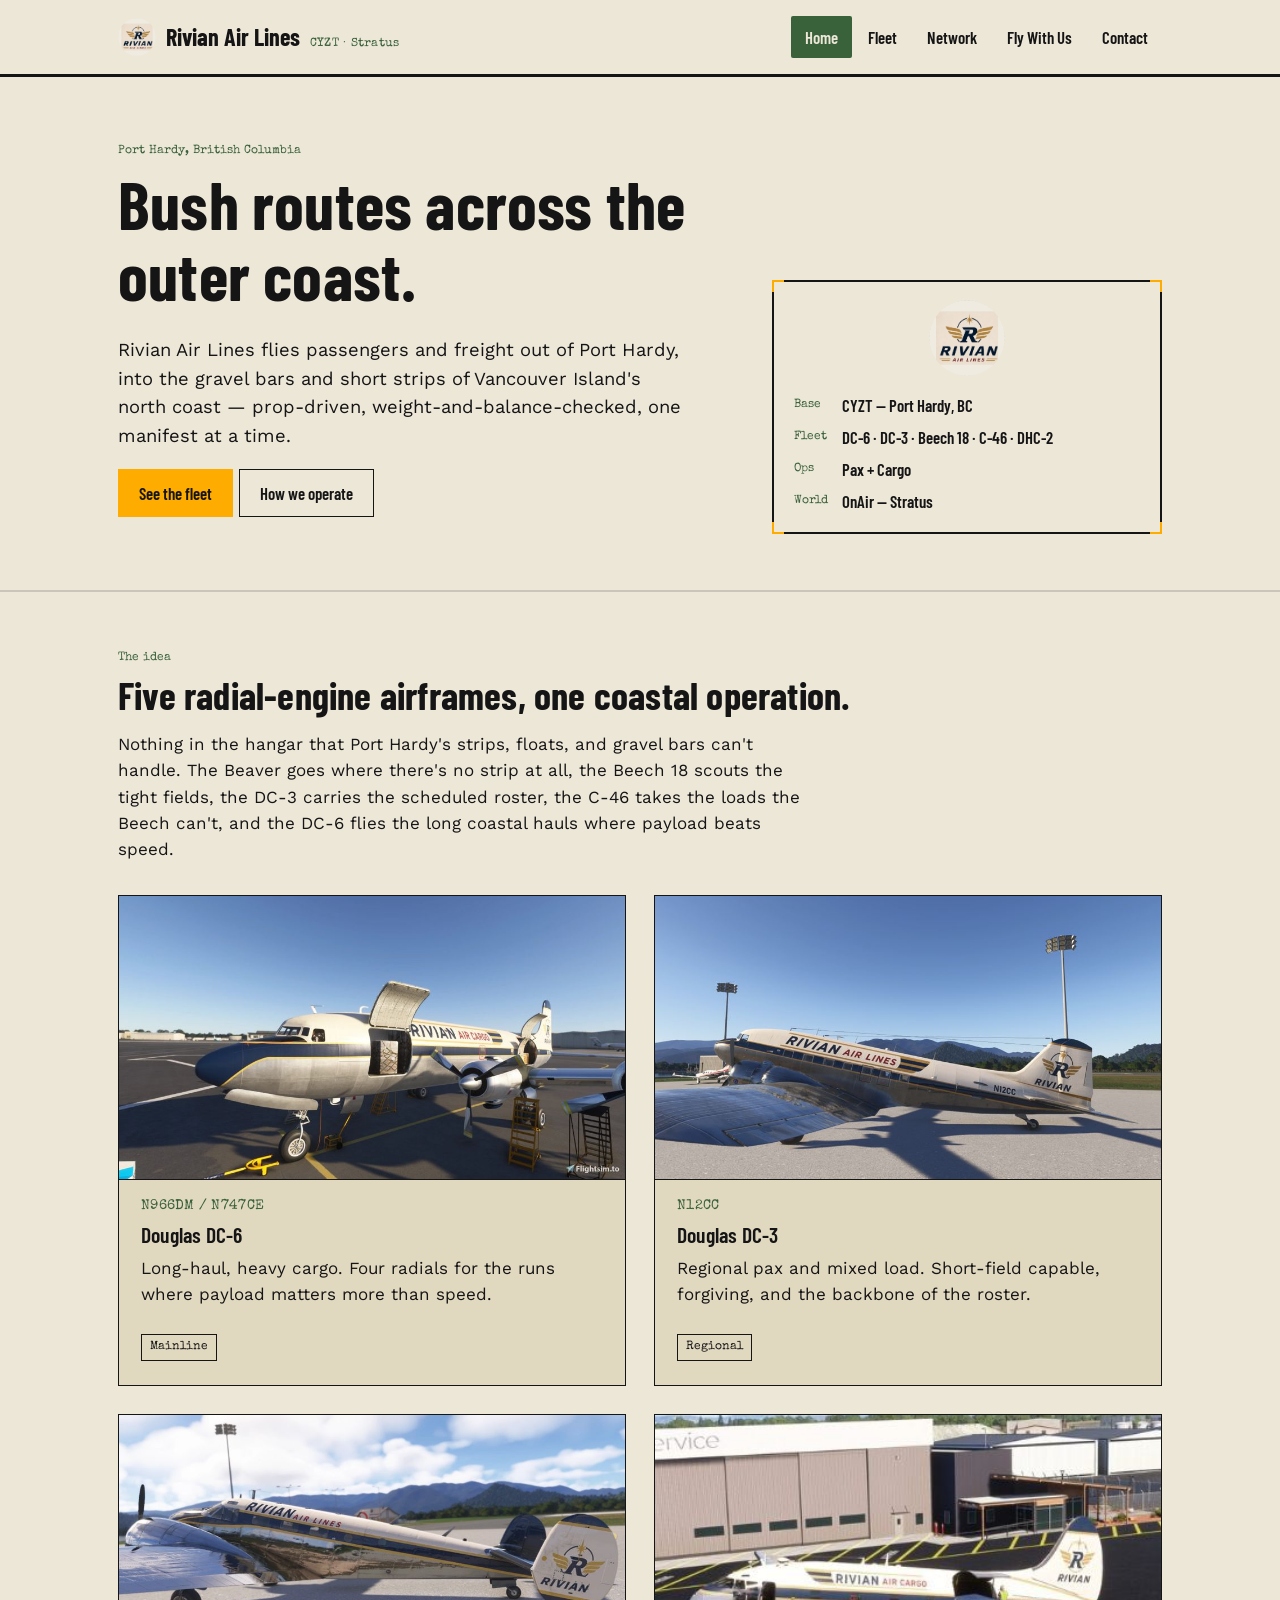
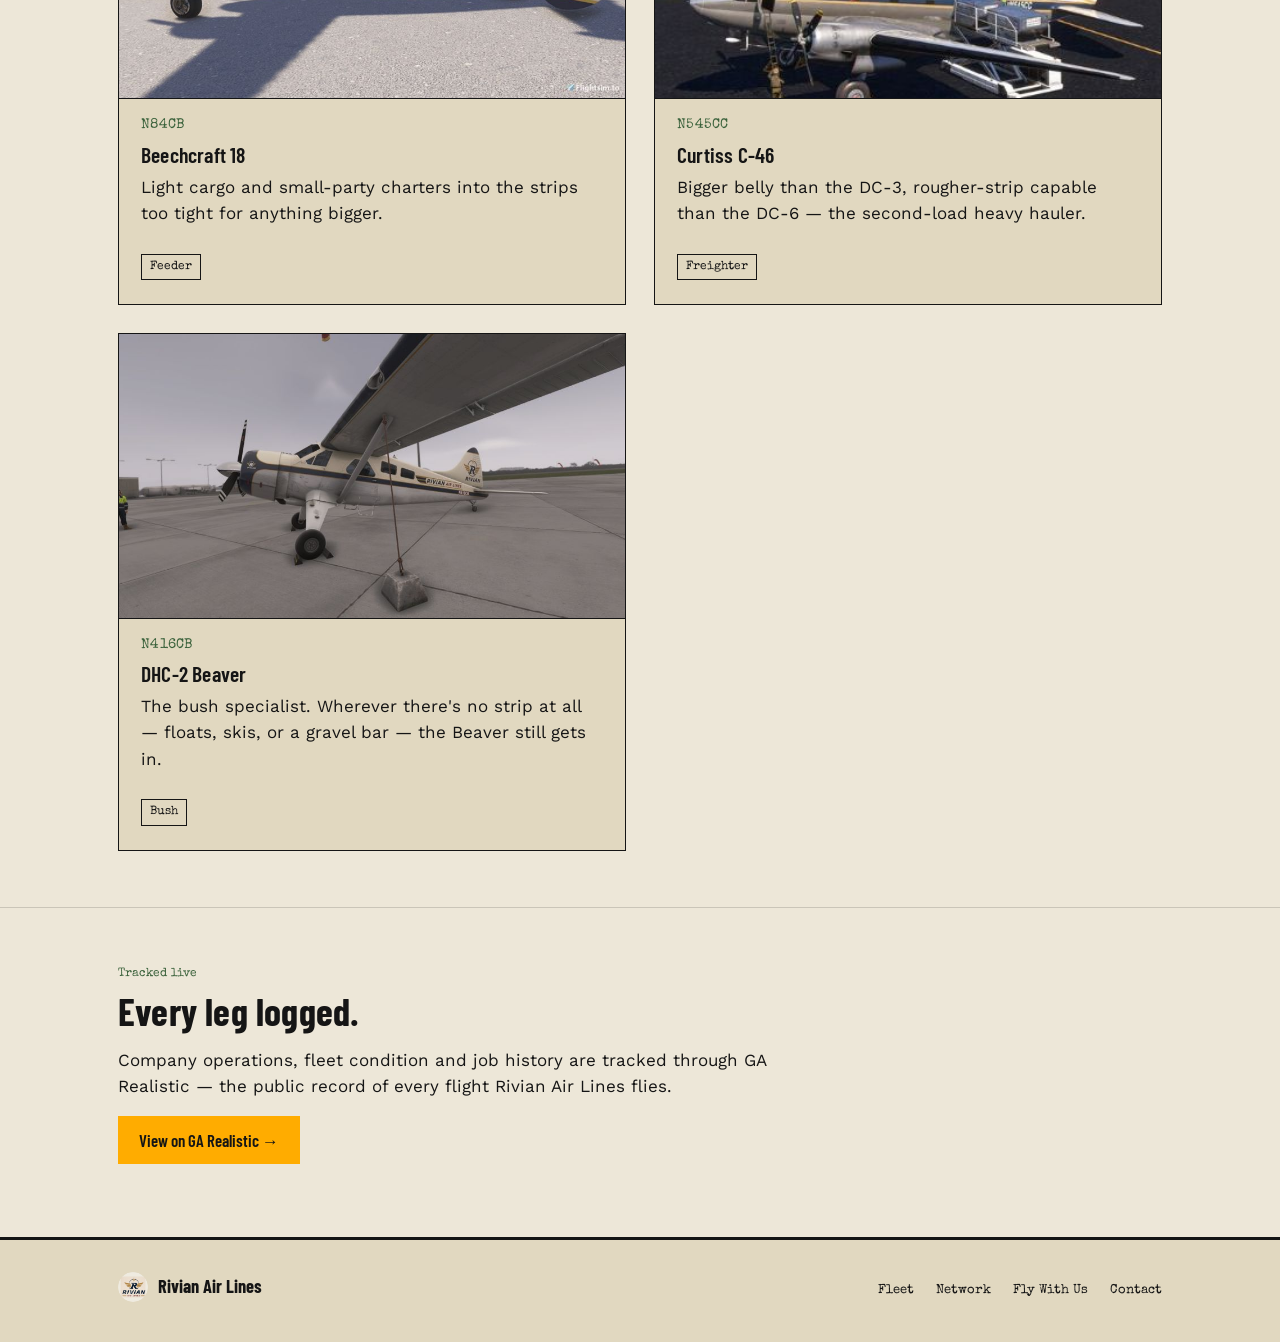
<file: index.html>
<!doctype html>
<html lang="en">
<head>
<meta charset="utf-8">
<meta name="viewport" content="width=device-width, initial-scale=1.0">
<title>Rivian Air Lines — CYZT, Port Hardy</title>
<meta name="description" content="Rivian Air Lines — coastal pax and cargo operations out of Port Hardy, BC. DC-6, DC-3, Beechcraft 18 and C-46, flown on Stratus.">
<link rel="stylesheet" href="styles.css">
</head>
<body>

<header class="site">
  <div class="bar">
    <a class="brand" href="index.html">
      <img src="images/logo.png" alt="Rivian Air Lines logo" class="brand-logo">
      <span class="mark">Rivian Air Lines</span>
      <span class="tag mono">CYZT · Stratus</span>
    </a>
    <nav class="primary">
      <a href="index.html" class="active">Home</a>
      <a href="fleet.html">Fleet</a>
      <a href="routes.html">Network</a>
      <a href="join.html">Fly With Us</a>
      <a href="contact.html">Contact</a>
    </nav>
  </div>
</header>

<section class="hero">
  <div class="wrap grid">
    <div>
      <p class="eyebrow">Port Hardy, British Columbia</p>
      <h1>Bush routes across the outer coast.</h1>
      <p class="lede">Rivian Air Lines flies passengers and freight out of Port Hardy, into the gravel bars and short strips of Vancouver Island's north coast — prop-driven, weight-and-balance-checked, one manifest at a time.</p>
      <p><a class="btn" href="fleet.html">See the fleet</a> <a class="btn outline" href="join.html">How we operate</a></p>
    </div>
    <div class="stamp">
      <div class="c2"></div>
      <img src="images/logo.png" alt="Rivian Air Lines logo" style="width:76px; height:76px; border-radius:50%; display:block; margin:0 auto 16px;">
      <dl>
        <dt>Base</dt><dd>CYZT — Port Hardy, BC</dd>
        <dt>Fleet</dt><dd>DC-6 · DC-3 · Beech 18 · C-46 · DHC-2</dd>
        <dt>Ops</dt><dd>Pax + Cargo</dd>
        <dt>World</dt><dd>OnAir — Stratus</dd>
      </dl>
    </div>
  </div>
</section>

<section>
  <div class="wrap">
    <p class="eyebrow">The idea</p>
    <h2>Five radial-engine airframes, one coastal operation.</h2>
    <p>Nothing in the hangar that Port Hardy's strips, floats, and gravel bars can't handle. The Beaver goes where there's no strip at all, the Beech 18 scouts the tight fields, the DC-3 carries the scheduled roster, the C-46 takes the loads the Beech can't, and the DC-6 flies the long coastal hauls where payload beats speed.</p>
    <div class="grid-2" style="margin-top:32px;">
      <div class="card">
        <div class="card-media"><img src="images/dc6.jpg" alt="Rivian Air Lines Douglas DC-6 livery"></div>
        <span class="tail mono">N966DM / N747CE</span>
        <h3>Douglas DC-6</h3>
        <p>Long-haul, heavy cargo. Four radials for the runs where payload matters more than speed.</p>
        <span class="role">Mainline</span>
      </div>
      <div class="card">
        <div class="card-media"><img src="images/dc3.jpg" alt="Rivian Air Lines Douglas DC-3 livery"></div>
        <span class="tail mono">N12CC</span>
        <h3>Douglas DC-3</h3>
        <p>Regional pax and mixed load. Short-field capable, forgiving, and the backbone of the roster.</p>
        <span class="role">Regional</span>
      </div>
      <div class="card">
        <div class="card-media"><img src="images/beech18.jpg" alt="Rivian Air Lines Beechcraft 18 livery"></div>
        <span class="tail mono">N84CB</span>
        <h3>Beechcraft 18</h3>
        <p>Light cargo and small-party charters into the strips too tight for anything bigger.</p>
        <span class="role">Feeder</span>
      </div>
      <div class="card">
        <div class="card-media"><img src="images/c46.jpg" alt="Rivian Air Cargo Curtiss C-46 livery"></div>
        <span class="tail mono">N545CC</span>
        <h3>Curtiss C-46</h3>
        <p>Bigger belly than the DC-3, rougher-strip capable than the DC-6 — the second-load heavy hauler.</p>
        <span class="role">Freighter</span>
      </div>
      <div class="card">
        <div class="card-media"><img src="images/dhc2.jpg" alt="Rivian Air Lines DHC-2 Beaver livery"></div>
        <span class="tail mono">N416CB</span>
        <h3>DHC-2 Beaver</h3>
        <p>The bush specialist. Wherever there's no strip at all — floats, skis, or a gravel bar — the Beaver still gets in.</p>
        <span class="role">Bush</span>
      </div>
    </div>
  </div>
</section>

<section>
  <div class="wrap">
    <p class="eyebrow">Tracked live</p>
    <h2>Every leg logged.</h2>
    <p>Company operations, fleet condition and job history are tracked through GA Realistic — the public record of every flight Rivian Air Lines flies.</p>
    <p><a class="btn" href="https://garealistic.firebaseapp.com/company/14aeab607c8a4bfc9a6e" target="_blank" rel="noopener">View on GA Realistic →</a></p>
  </div>
</section>

<footer class="site">
  <div class="wrap row">
    <a class="brand" href="index.html">
      <img src="images/logo.png" alt="Rivian Air Lines logo" class="brand-logo">
      <span class="mark">Rivian Air Lines</span>
    </a>
    <nav>
      <a href="fleet.html">Fleet</a>
      <a href="routes.html">Network</a>
      <a href="join.html">Fly With Us</a>
      <a href="contact.html">Contact</a>
    </nav>
  </div>
</footer>

</body>
</html>
</file>
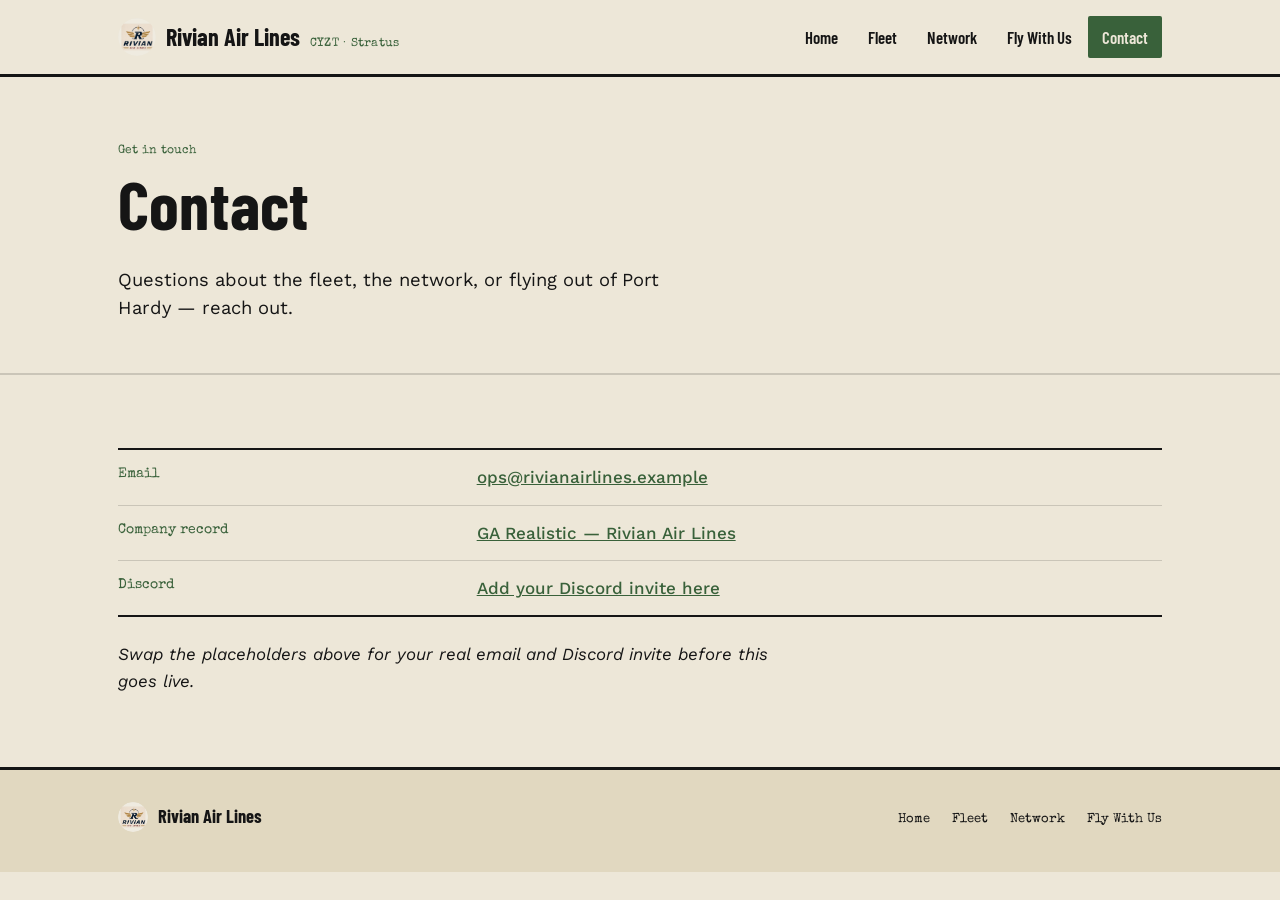
<file: contact.html>
<!doctype html>
<html lang="en">
<head>
<meta charset="utf-8">
<meta name="viewport" content="width=device-width, initial-scale=1.0">
<title>Contact — Rivian Air Lines</title>
<link rel="stylesheet" href="styles.css">
</head>
<body>

<header class="site">
  <div class="bar">
    <a class="brand" href="index.html">
      <img src="images/logo.png" alt="Rivian Air Lines logo" class="brand-logo">
      <span class="mark">Rivian Air Lines</span>
      <span class="tag mono">CYZT · Stratus</span>
    </a>
    <nav class="primary">
      <a href="index.html">Home</a>
      <a href="fleet.html">Fleet</a>
      <a href="routes.html">Network</a>
      <a href="join.html">Fly With Us</a>
      <a href="contact.html" class="active">Contact</a>
    </nav>
  </div>
</header>

<section class="hero" style="padding-bottom:32px;">
  <div class="wrap">
    <p class="eyebrow">Get in touch</p>
    <h1>Contact</h1>
    <p class="lede">Questions about the fleet, the network, or flying out of Port Hardy — reach out.</p>
  </div>
</section>

<section>
  <div class="wrap">
    <dl class="manifest">
      <div class="row">
        <dt>Email</dt>
        <!-- Replace with a real address -->
        <dd><a href="mailto:ops@rivianairlines.example">ops@rivianairlines.example</a></dd>
      </div>
      <div class="row">
        <dt>Company record</dt>
        <dd><a href="https://garealistic.firebaseapp.com/company/14aeab607c8a4bfc9a6e" target="_blank" rel="noopener">GA Realistic — Rivian Air Lines</a></dd>
      </div>
      <div class="row">
        <dt>Discord</dt>
        <!-- Replace with a real invite link, or remove this row -->
        <dd><a href="#">Add your Discord invite here</a></dd>
      </div>
    </dl>
    <p style="margin-top:24px;"><em>Swap the placeholders above for your real email and Discord invite before this goes live.</em></p>
  </div>
</section>

<footer class="site">
  <div class="wrap row">
    <a class="brand" href="index.html"><img src="images/logo.png" alt="Rivian Air Lines logo" class="brand-logo"><span class="mark">Rivian Air Lines</span></a>
    <nav>
      <a href="index.html">Home</a>
      <a href="fleet.html">Fleet</a>
      <a href="routes.html">Network</a>
      <a href="join.html">Fly With Us</a>
    </nav>
  </div>
</footer>

</body>
</html>
</file>
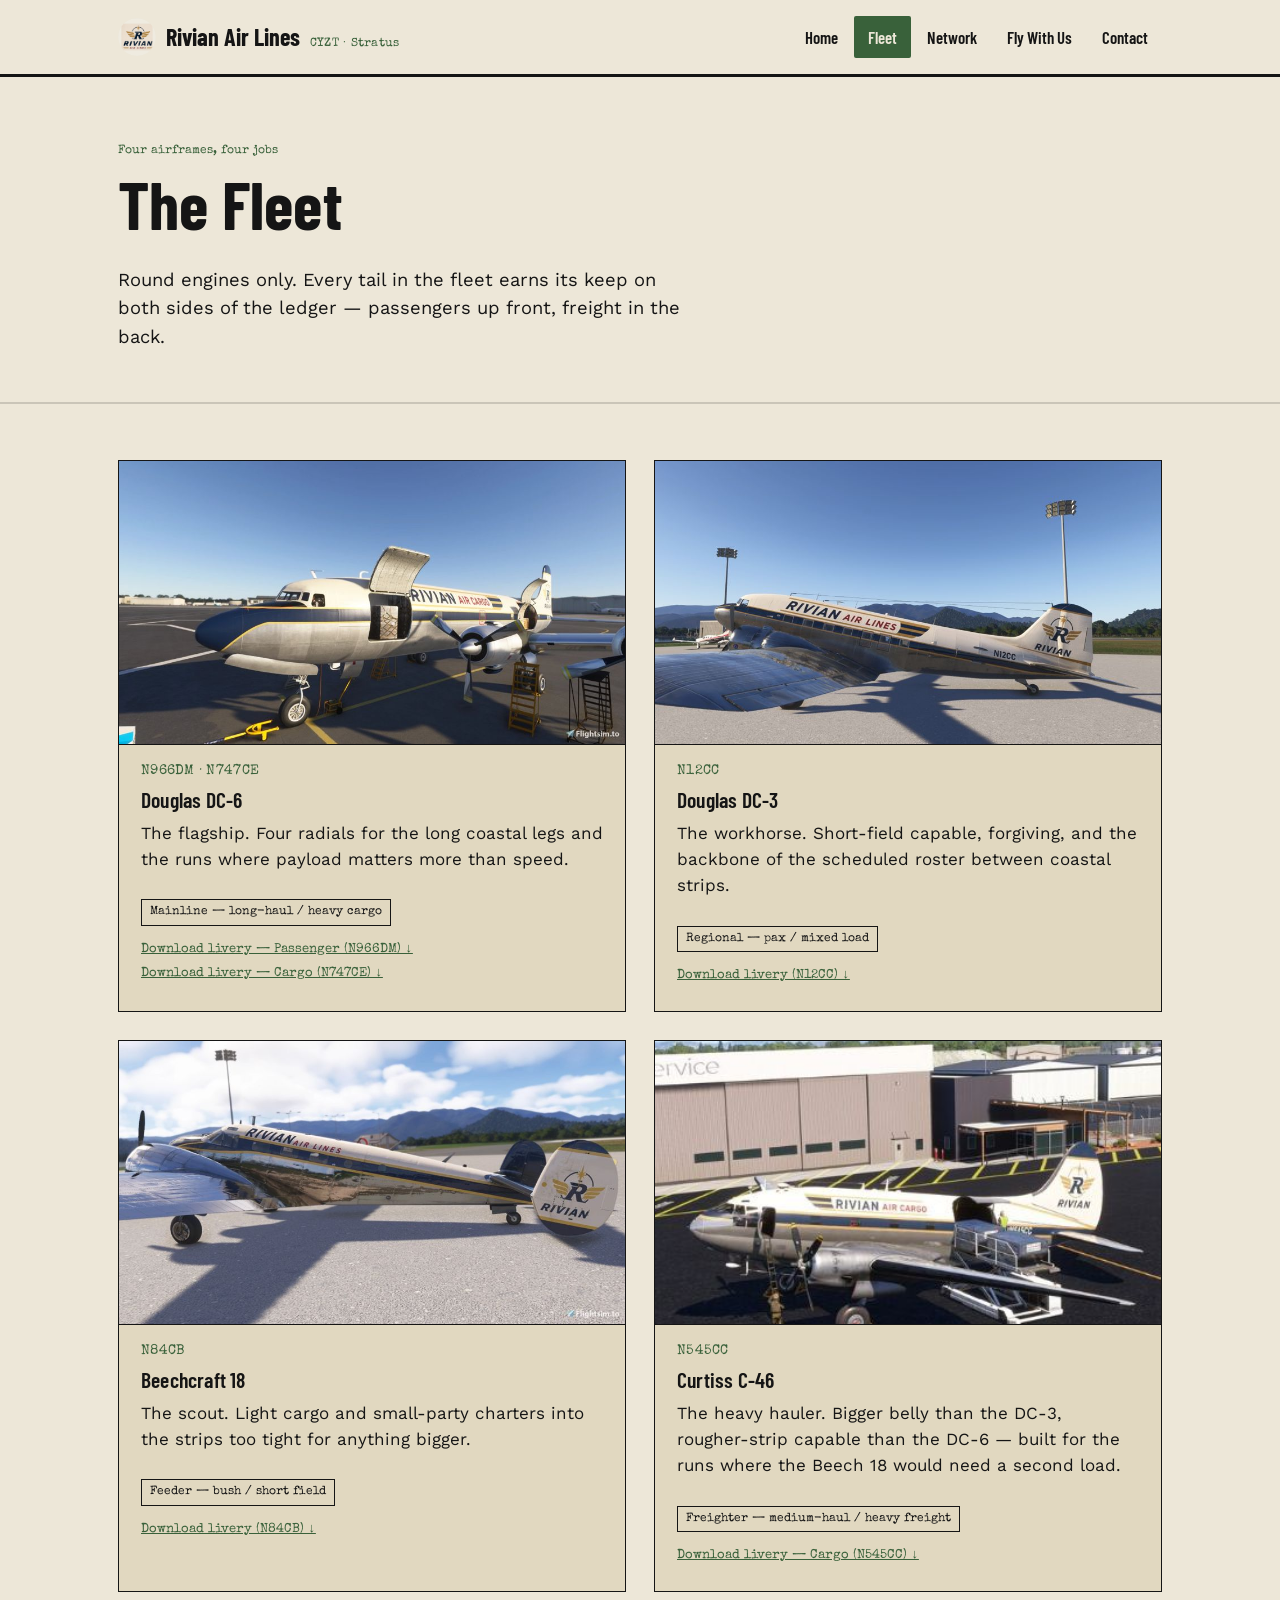
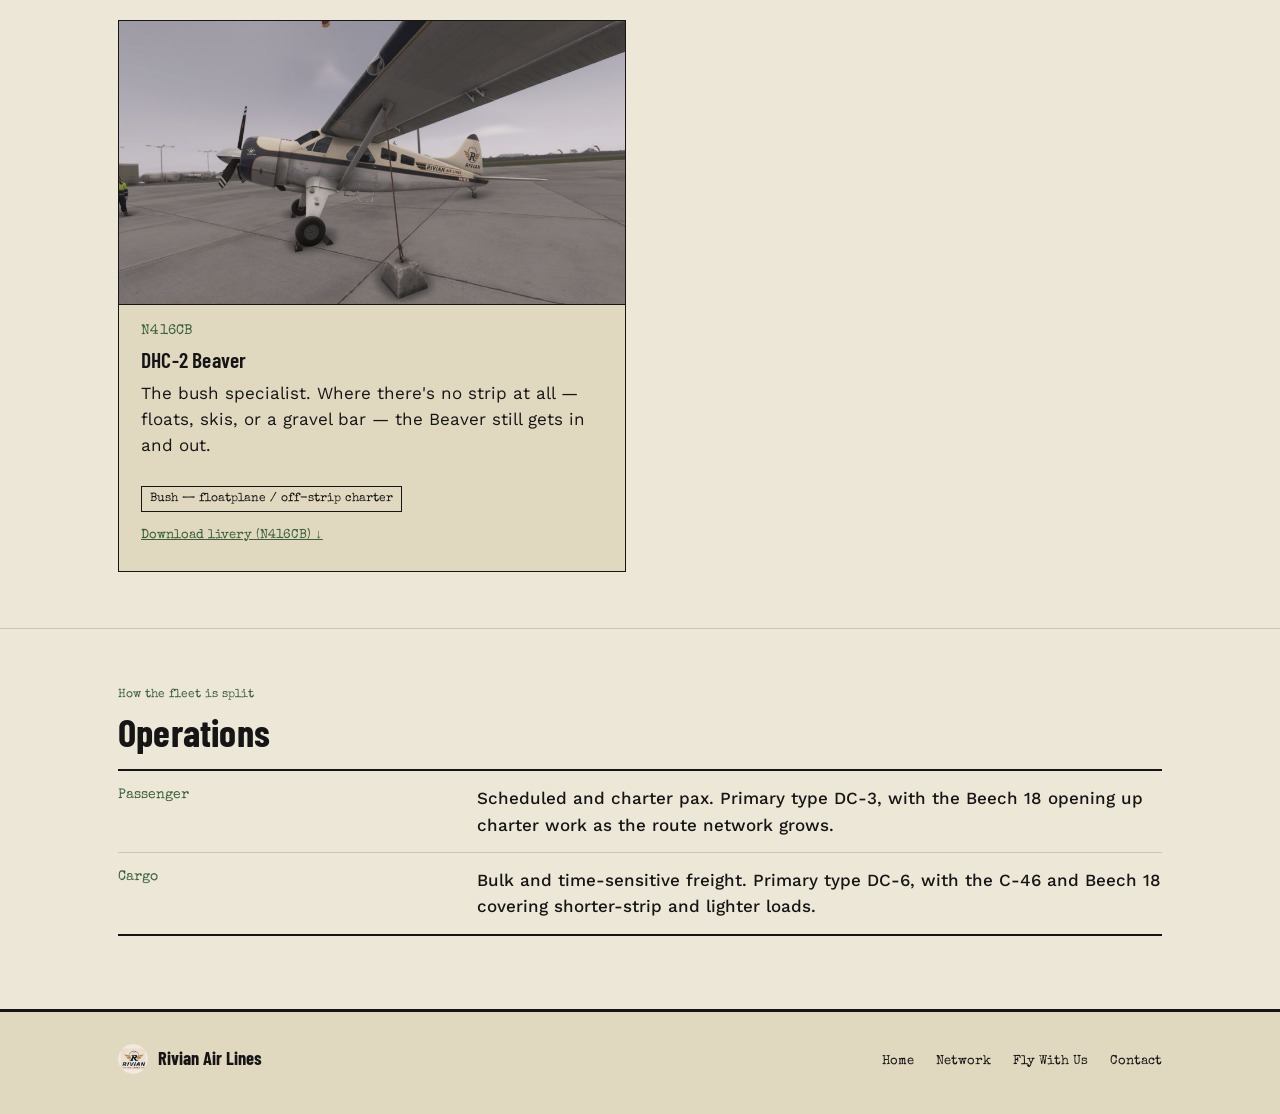
<file: fleet.html>
<!doctype html>
<html lang="en">
<head>
<meta charset="utf-8">
<meta name="viewport" content="width=device-width, initial-scale=1.0">
<title>Fleet — Rivian Air Lines</title>
<link rel="stylesheet" href="styles.css">
</head>
<body>

<header class="site">
  <div class="bar">
    <a class="brand" href="index.html">
      <img src="images/logo.png" alt="Rivian Air Lines logo" class="brand-logo">
      <span class="mark">Rivian Air Lines</span>
      <span class="tag mono">CYZT · Stratus</span>
    </a>
    <nav class="primary">
      <a href="index.html">Home</a>
      <a href="fleet.html" class="active">Fleet</a>
      <a href="routes.html">Network</a>
      <a href="join.html">Fly With Us</a>
      <a href="contact.html">Contact</a>
    </nav>
  </div>
</header>

<section class="hero" style="padding-bottom:32px;">
  <div class="wrap">
    <p class="eyebrow">Four airframes, four jobs</p>
    <h1>The Fleet</h1>
    <p class="lede">Round engines only. Every tail in the fleet earns its keep on both sides of the ledger — passengers up front, freight in the back.</p>
  </div>
</section>

<section>
  <div class="wrap grid-2">

    <div class="card">
      <div class="card-media"><img src="images/dc6.jpg" alt="Rivian Air Lines Douglas DC-6 livery"></div>
      <span class="tail mono">N966DM · N747CE</span>
      <h3>Douglas DC-6</h3>
      <p>The flagship. Four radials for the long coastal legs and the runs where payload matters more than speed.</p>
      <span class="role">Mainline — long-haul / heavy cargo</span>
      <div class="links">
        <a href="https://flightsim.to/addon/113236/pmdg-dc-6b-rivian-air-lines-n966dm" target="_blank" rel="noopener">Download livery — Passenger (N966DM) ↓</a>
        <a href="https://flightsim.to/addon/113366/pmdg-dc6a-rivian-air-cargo-n747ce" target="_blank" rel="noopener">Download livery — Cargo (N747CE) ↓</a>
      </div>
    </div>

    <div class="card">
      <div class="card-media"><img src="images/dc3.jpg" alt="Rivian Air Lines Douglas DC-3 livery"></div>
      <span class="tail mono">N12CC</span>
      <h3>Douglas DC-3</h3>
      <p>The workhorse. Short-field capable, forgiving, and the backbone of the scheduled roster between coastal strips.</p>
      <span class="role">Regional — pax / mixed load</span>
      <div class="links">
        <a href="https://flightsim.to/addon/113135/msfs-dc3-rivian-airlines-n12cc" target="_blank" rel="noopener">Download livery (N12CC) ↓</a>
      </div>
    </div>

    <div class="card">
      <div class="card-media"><img src="images/beech18.jpg" alt="Rivian Air Lines Beechcraft 18 livery"></div>
      <span class="tail mono">N84CB</span>
      <h3>Beechcraft 18</h3>
      <p>The scout. Light cargo and small-party charters into the strips too tight for anything bigger.</p>
      <span class="role">Feeder — bush / short field</span>
      <div class="links">
        <a href="https://flightsim.to/addon/113076/microsoft-beechcraft-model-18-n84cb-rivian-airlines-va" target="_blank" rel="noopener">Download livery (N84CB) ↓</a>
      </div>
    </div>

    <div class="card">
      <div class="card-media"><img src="images/c46.jpg" alt="Rivian Air Cargo Curtiss C-46 livery"></div>
      <span class="tail mono">N545CC</span>
      <h3>Curtiss C-46</h3>
      <p>The heavy hauler. Bigger belly than the DC-3, rougher-strip capable than the DC-6 — built for the runs where the Beech 18 would need a second load.</p>
      <span class="role">Freighter — medium-haul / heavy freight</span>
      <div class="links">
        <a href="https://flightsim.to/addon/114179/microsoft-curtiss-c-46-rivian-air-cargo-n545cc" target="_blank" rel="noopener">Download livery — Cargo (N545CC) ↓</a>
      </div>
    </div>

    <div class="card">
      <div class="card-media"><img src="images/dhc2.jpg" alt="Rivian Air Lines DHC-2 Beaver livery"></div>
      <span class="tail mono">N416CB</span>
      <h3>DHC-2 Beaver</h3>
      <p>The bush specialist. Where there's no strip at all — floats, skis, or a gravel bar — the Beaver still gets in and out.</p>
      <span class="role">Bush — floatplane / off-strip charter</span>
      <div class="links">
        <a href="https://flightsim.to/addon/113488/dhc-2-beaver-rivian-air-lines-n416cb-wheeled-and-floats" target="_blank" rel="noopener">Download livery (N416CB) ↓</a>
      </div>
    </div>

  </div>
</section>

<section>
  <div class="wrap">
    <p class="eyebrow">How the fleet is split</p>
    <h2>Operations</h2>
    <dl class="manifest">
      <div class="row">
        <dt>Passenger</dt>
        <dd>Scheduled and charter pax. Primary type DC-3, with the Beech 18 opening up charter work as the route network grows.</dd>
      </div>
      <div class="row">
        <dt>Cargo</dt>
        <dd>Bulk and time-sensitive freight. Primary type DC-6, with the C-46 and Beech 18 covering shorter-strip and lighter loads.</dd>
      </div>
    </dl>
  </div>
</section>

<footer class="site">
  <div class="wrap row">
    <a class="brand" href="index.html"><img src="images/logo.png" alt="Rivian Air Lines logo" class="brand-logo"><span class="mark">Rivian Air Lines</span></a>
    <nav>
      <a href="index.html">Home</a>
      <a href="routes.html">Network</a>
      <a href="join.html">Fly With Us</a>
      <a href="contact.html">Contact</a>
    </nav>
  </div>
</footer>

</body>
</html>
</file>
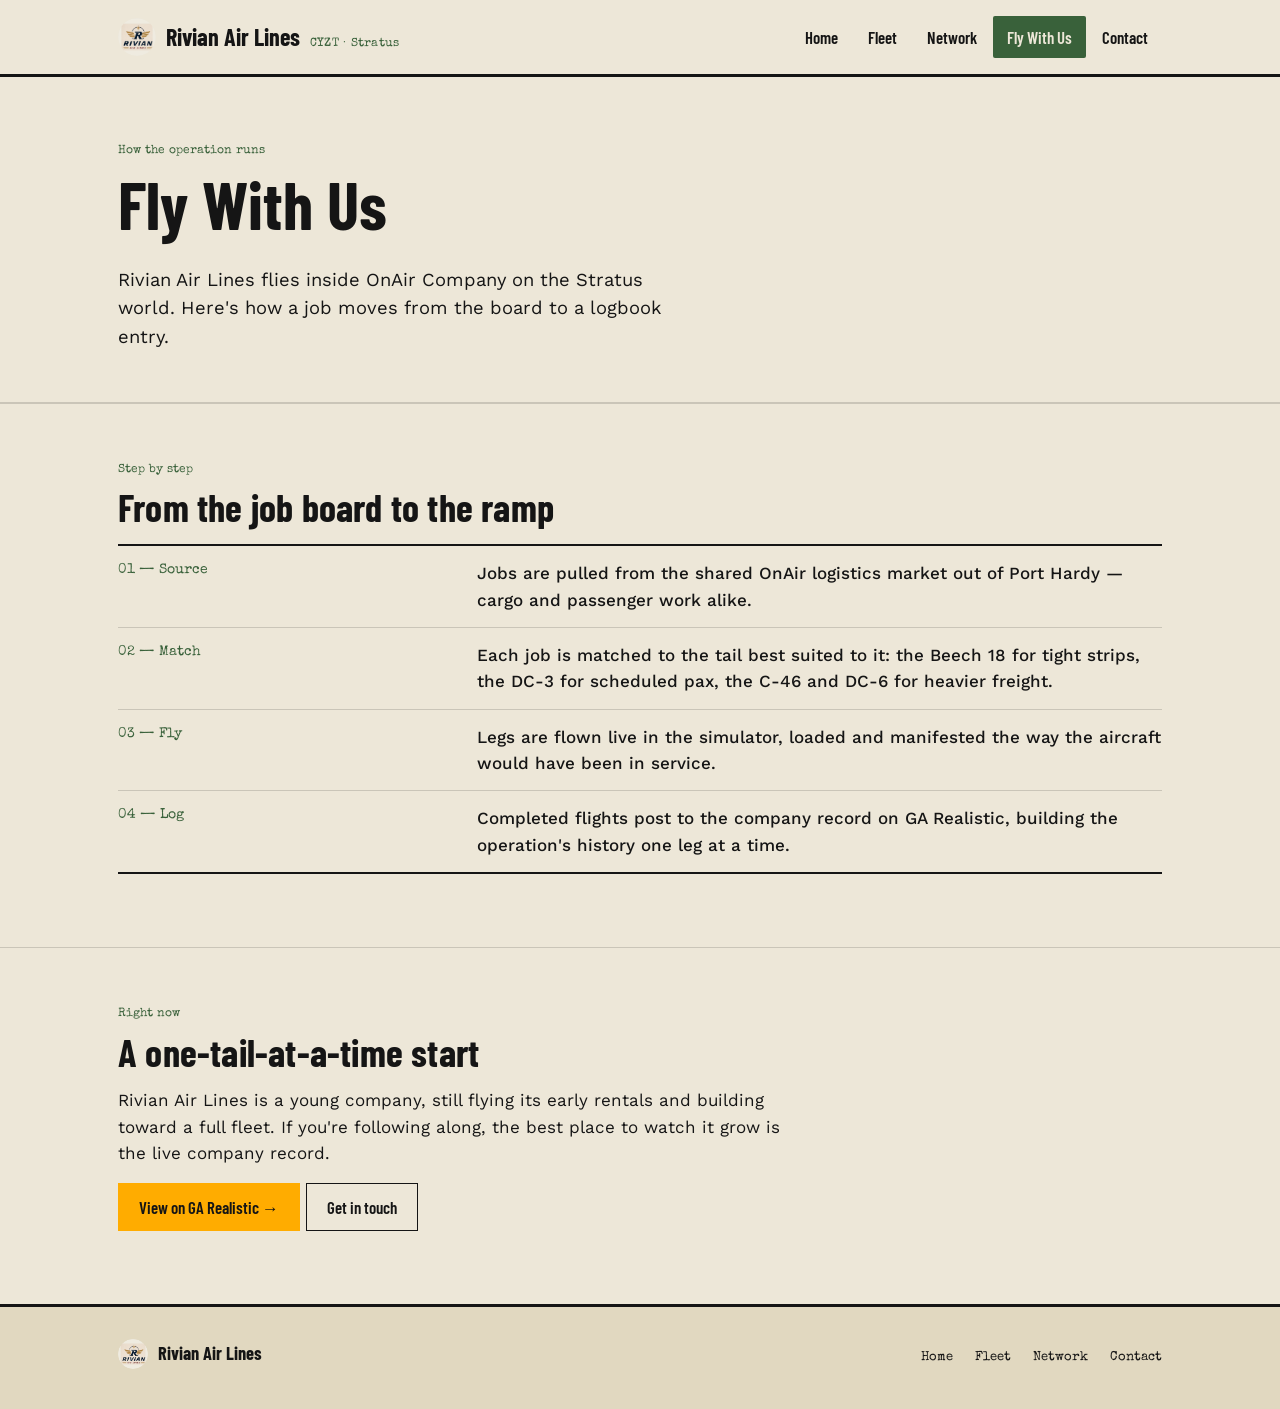
<file: join.html>
<!doctype html>
<html lang="en">
<head>
<meta charset="utf-8">
<meta name="viewport" content="width=device-width, initial-scale=1.0">
<title>Fly With Us — Rivian Air Lines</title>
<link rel="stylesheet" href="styles.css">
</head>
<body>

<header class="site">
  <div class="bar">
    <a class="brand" href="index.html">
      <img src="images/logo.png" alt="Rivian Air Lines logo" class="brand-logo">
      <span class="mark">Rivian Air Lines</span>
      <span class="tag mono">CYZT · Stratus</span>
    </a>
    <nav class="primary">
      <a href="index.html">Home</a>
      <a href="fleet.html">Fleet</a>
      <a href="routes.html">Network</a>
      <a href="join.html" class="active">Fly With Us</a>
      <a href="contact.html">Contact</a>
    </nav>
  </div>
</header>

<section class="hero" style="padding-bottom:32px;">
  <div class="wrap">
    <p class="eyebrow">How the operation runs</p>
    <h1>Fly With Us</h1>
    <p class="lede">Rivian Air Lines flies inside OnAir Company on the Stratus world. Here's how a job moves from the board to a logbook entry.</p>
  </div>
</section>

<section>
  <div class="wrap">
    <p class="eyebrow">Step by step</p>
    <h2>From the job board to the ramp</h2>
    <dl class="manifest">
      <div class="row">
        <dt>01 — Source</dt>
        <dd>Jobs are pulled from the shared OnAir logistics market out of Port Hardy — cargo and passenger work alike.</dd>
      </div>
      <div class="row">
        <dt>02 — Match</dt>
        <dd>Each job is matched to the tail best suited to it: the Beech 18 for tight strips, the DC-3 for scheduled pax, the C-46 and DC-6 for heavier freight.</dd>
      </div>
      <div class="row">
        <dt>03 — Fly</dt>
        <dd>Legs are flown live in the simulator, loaded and manifested the way the aircraft would have been in service.</dd>
      </div>
      <div class="row">
        <dt>04 — Log</dt>
        <dd>Completed flights post to the company record on GA Realistic, building the operation's history one leg at a time.</dd>
      </div>
    </dl>
  </div>
</section>

<section>
  <div class="wrap">
    <p class="eyebrow">Right now</p>
    <h2>A one-tail-at-a-time start</h2>
    <p>Rivian Air Lines is a young company, still flying its early rentals and building toward a full fleet. If you're following along, the best place to watch it grow is the live company record.</p>
    <p><a class="btn" href="https://garealistic.firebaseapp.com/company/14aeab607c8a4bfc9a6e" target="_blank" rel="noopener">View on GA Realistic →</a> <a class="btn outline" href="contact.html">Get in touch</a></p>
  </div>
</section>

<footer class="site">
  <div class="wrap row">
    <a class="brand" href="index.html"><img src="images/logo.png" alt="Rivian Air Lines logo" class="brand-logo"><span class="mark">Rivian Air Lines</span></a>
    <nav>
      <a href="index.html">Home</a>
      <a href="fleet.html">Fleet</a>
      <a href="routes.html">Network</a>
      <a href="contact.html">Contact</a>
    </nav>
  </div>
</footer>

</body>
</html>
</file>
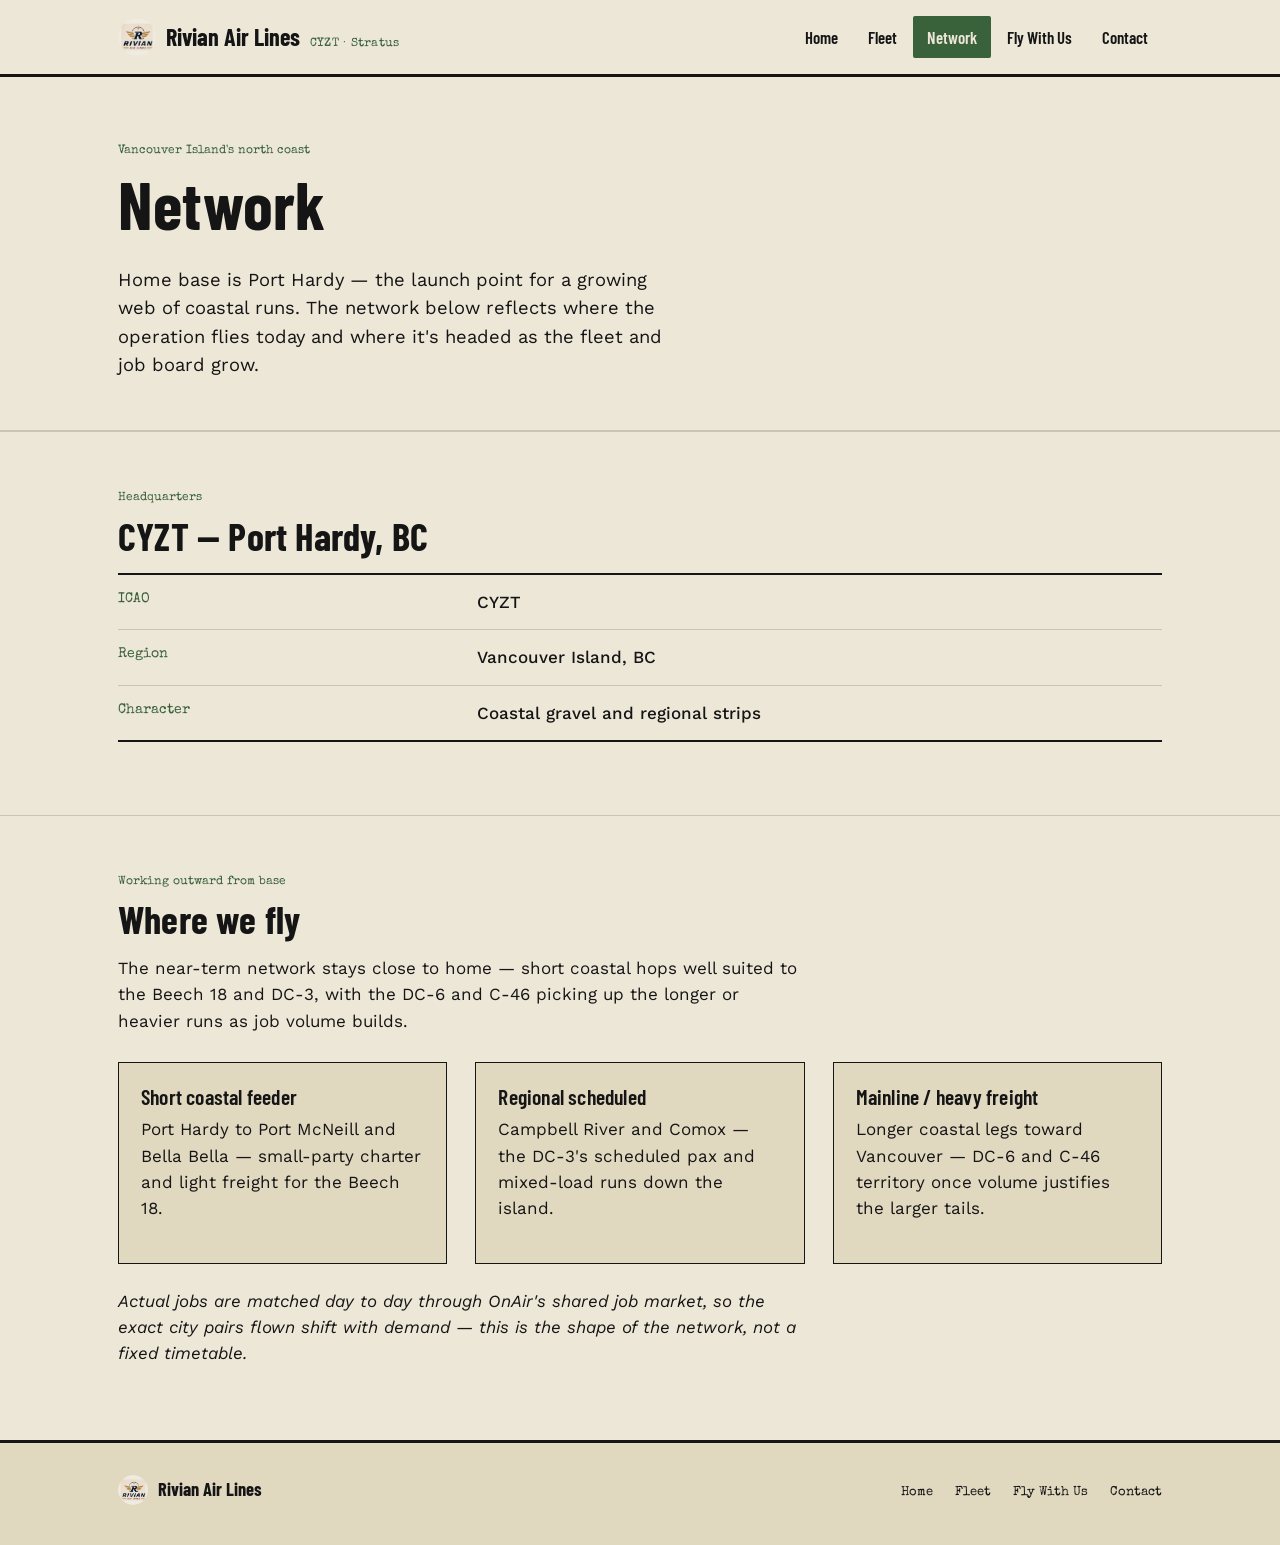
<file: routes.html>
<!doctype html>
<html lang="en">
<head>
<meta charset="utf-8">
<meta name="viewport" content="width=device-width, initial-scale=1.0">
<title>Network — Rivian Air Lines</title>
<link rel="stylesheet" href="styles.css">
</head>
<body>

<header class="site">
  <div class="bar">
    <a class="brand" href="index.html">
      <img src="images/logo.png" alt="Rivian Air Lines logo" class="brand-logo">
      <span class="mark">Rivian Air Lines</span>
      <span class="tag mono">CYZT · Stratus</span>
    </a>
    <nav class="primary">
      <a href="index.html">Home</a>
      <a href="fleet.html">Fleet</a>
      <a href="routes.html" class="active">Network</a>
      <a href="join.html">Fly With Us</a>
      <a href="contact.html">Contact</a>
    </nav>
  </div>
</header>

<section class="hero" style="padding-bottom:32px;">
  <div class="wrap">
    <p class="eyebrow">Vancouver Island's north coast</p>
    <h1>Network</h1>
    <p class="lede">Home base is Port Hardy — the launch point for a growing web of coastal runs. The network below reflects where the operation flies today and where it's headed as the fleet and job board grow.</p>
  </div>
</section>

<section>
  <div class="wrap">
    <p class="eyebrow">Headquarters</p>
    <h2>CYZT — Port Hardy, BC</h2>
    <dl class="manifest">
      <div class="row"><dt>ICAO</dt><dd>CYZT</dd></div>
      <div class="row"><dt>Region</dt><dd>Vancouver Island, BC</dd></div>
      <div class="row"><dt>Character</dt><dd>Coastal gravel and regional strips</dd></div>
    </dl>
  </div>
</section>

<section>
  <div class="wrap">
    <p class="eyebrow">Working outward from base</p>
    <h2>Where we fly</h2>
    <p>The near-term network stays close to home — short coastal hops well suited to the Beech 18 and DC-3, with the DC-6 and C-46 picking up the longer or heavier runs as job volume builds.</p>
    <div class="grid-3" style="margin-top:28px;">
      <div class="card">
        <h3>Short coastal feeder</h3>
        <p>Port Hardy to Port McNeill and Bella Bella — small-party charter and light freight for the Beech 18.</p>
      </div>
      <div class="card">
        <h3>Regional scheduled</h3>
        <p>Campbell River and Comox — the DC-3's scheduled pax and mixed-load runs down the island.</p>
      </div>
      <div class="card">
        <h3>Mainline / heavy freight</h3>
        <p>Longer coastal legs toward Vancouver — DC-6 and C-46 territory once volume justifies the larger tails.</p>
      </div>
    </div>
    <p style="margin-top:24px;"><em>Actual jobs are matched day to day through OnAir's shared job market, so the exact city pairs flown shift with demand — this is the shape of the network, not a fixed timetable.</em></p>
  </div>
</section>

<footer class="site">
  <div class="wrap row">
    <a class="brand" href="index.html"><img src="images/logo.png" alt="Rivian Air Lines logo" class="brand-logo"><span class="mark">Rivian Air Lines</span></a>
    <nav>
      <a href="index.html">Home</a>
      <a href="fleet.html">Fleet</a>
      <a href="join.html">Fly With Us</a>
      <a href="contact.html">Contact</a>
    </nav>
  </div>
</footer>

</body>
</html>
</file>
<file: styles.css>
@import url('https://fonts.googleapis.com/css2?family=Barlow+Condensed:wght@500;600;700&family=Work+Sans:wght@400;500;600&family=Special+Elite&display=swap');

:root{
  --ink:#151515;
  --paper:#ede7d8;
  --paper-alt:#e1d8c0;
  --spruce:#39613a;      /* Rivian Green */
  --spruce-dark:#284228;
  --rust:#ffac00;        /* Rivian Yellow — reserved for CTAs + small accents */
  --rust-dark:#e69a00;
  --line: rgba(21,21,21,0.16);
  --max: 1100px;
}

*{box-sizing:border-box;}
html{scroll-behavior:smooth;}
body{
  margin:0;
  background:var(--paper);
  color:var(--ink);
  font-family:'Work Sans', sans-serif;
  font-size:17px;
  line-height:1.55;
}

h1,h2,h3{
  font-family:'Barlow Condensed', sans-serif;
  font-weight:700;
  line-height:1.05;
  margin:0 0 .4em;
  letter-spacing:.2px;
}
h1{font-size:clamp(2.4rem,6vw,4.2rem);}
h2{font-size:clamp(1.7rem,3.4vw,2.4rem);}
h3{font-size:1.35rem;font-weight:600;}

p{margin:0 0 1em; max-width:62ch;}

a{color:var(--spruce);}
a:focus-visible, button:focus-visible{outline:2px solid var(--rust); outline-offset:3px;}

.mono{
  font-family:'Special Elite', monospace;
  letter-spacing:.02em;
}

.wrap{max-width:var(--max); margin:0 auto; padding:0 28px;}

/* ---------- header / nav ---------- */
header.site{
  position:sticky; top:0; z-index:20;
  background:var(--paper);
  border-bottom:3px solid var(--ink);
}
header.site .bar{
  display:flex; align-items:center; justify-content:space-between;
  padding:16px 28px;
  max-width:var(--max); margin:0 auto;
}
.brand{
  display:flex; align-items:baseline; gap:10px;
  text-decoration:none; color:var(--ink);
}
.brand-logo{
  width:38px; height:38px; border-radius:50%;
  align-self:center; flex-shrink:0;
}
footer.site .brand-logo{width:30px; height:30px;}
.brand .mark{
  font-family:'Barlow Condensed', sans-serif;
  font-weight:700; font-size:1.5rem;
}
.brand .tag{
  font-family:'Special Elite', monospace;
  font-size:.72rem; color:var(--spruce);
}
nav.primary{display:flex; gap:2px;}
nav.primary a{
  font-family:'Barlow Condensed', sans-serif;
  font-weight:600; font-size:1.05rem;
  text-decoration:none; color:var(--ink);
  padding:8px 14px; border-radius:2px;
  transition: background .15s ease, color .15s ease;
}
nav.primary a:hover{background:var(--paper-alt);}
nav.primary a.active{
  background:var(--spruce); color:var(--paper);
}
.nav-toggle{display:none;}

@media (max-width:760px){
  header.site .bar{flex-wrap:wrap; gap:10px;}
  nav.primary{width:100%; flex-wrap:wrap; border-top:1px solid var(--line); padding-top:10px;}
}

/* ---------- hero / stamp ---------- */
.hero{
  padding:64px 0 56px;
  border-bottom:1px solid var(--line);
}
.hero .grid{
  display:grid; grid-template-columns:1.4fr .9fr; gap:48px; align-items:end;
}
@media (max-width:820px){ .hero .grid{grid-template-columns:1fr;} }

.stamp{
  border:2px solid var(--ink);
  padding:18px 20px;
  position:relative;
}
.stamp::before, .stamp::after,
.stamp .c2::before, .stamp .c2::after{
  content:""; position:absolute; width:10px; height:10px;
  border:2px solid var(--rust);
}
.stamp::before{top:-2px; left:-2px; border-right:none; border-bottom:none;}
.stamp::after{top:-2px; right:-2px; border-left:none; border-bottom:none;}
.stamp .c2::before{bottom:-2px; left:-2px; border-right:none; border-top:none; position:absolute;}
.stamp .c2::after{bottom:-2px; right:-2px; border-left:none; border-top:none; position:absolute;}

.stamp dl{margin:0; display:grid; grid-template-columns:auto 1fr; gap:6px 14px;}
.stamp dt{font-family:'Special Elite', monospace; font-size:.78rem; color:var(--spruce); align-self:center;}
.stamp dd{margin:0; font-family:'Barlow Condensed', sans-serif; font-weight:600; font-size:1.05rem; align-self:center;}

.lede{font-size:1.15rem; max-width:52ch;}

/* ---------- sections ---------- */
section{padding:56px 0;}
section + section{border-top:1px solid var(--line);}
.eyebrow{
  font-family:'Special Elite', monospace;
  font-size:.78rem; color:var(--spruce); margin-bottom:8px;
}

/* ---------- cards ---------- */
.grid-3{display:grid; grid-template-columns:repeat(3,1fr); gap:28px;}
.grid-2{display:grid; grid-template-columns:repeat(2,1fr); gap:28px;}
@media (max-width:900px){ .grid-3{grid-template-columns:1fr 1fr;} }
@media (max-width:640px){ .grid-3, .grid-2{grid-template-columns:1fr;} }

.card{
  border:1px solid var(--ink);
  background:var(--paper-alt);
  padding:22px 22px 24px;
}
.card-media{
  margin:-22px -22px 16px;
  aspect-ratio:16/9;
  overflow:hidden;
  border-bottom:1px solid var(--ink);
  background:var(--ink);
}
.card-media img{
  width:100%; height:100%; object-fit:cover; display:block;
}
.card .tail{
  font-family:'Special Elite', monospace;
  font-size:.85rem; color:var(--spruce);
  display:block; margin-bottom:6px;
}
.card .role{
  display:inline-block; margin-top:10px;
  font-family:'Special Elite', monospace; font-size:.75rem;
  padding:3px 8px; border:1px solid var(--ink);
}
.card .links{margin-top:14px; display:flex; flex-direction:column; gap:4px;}
.card .links a{font-family:'Special Elite', monospace; font-size:.82rem;}

/* ---------- table-like stat rows ---------- */
.manifest{
  border-top:2px solid var(--ink); border-bottom:2px solid var(--ink);
}
.manifest .row{
  display:grid; grid-template-columns:1fr 2fr;
  gap:16px; padding:14px 0; border-bottom:1px solid var(--line);
}
.manifest .row:last-child{border-bottom:none;}
.manifest .row dt{
  font-family:'Special Elite', monospace; font-size:.85rem; color:var(--spruce);
}
.manifest .row dd{margin:0; font-weight:500;}

/* ---------- buttons ---------- */
.btn{
  display:inline-block;
  font-family:'Barlow Condensed', sans-serif; font-weight:600; font-size:1.05rem;
  padding:10px 20px;
  background:var(--rust); color:var(--ink);
  text-decoration:none; border:1px solid var(--rust);
}
.btn:hover{background:var(--rust-dark); border-color:var(--rust-dark);}
.btn.outline{
  background:transparent; color:var(--ink); border-color:var(--ink);
}
.btn.outline:hover{background:var(--ink); color:var(--paper);}

/* ---------- footer ---------- */
footer.site{
  border-top:3px solid var(--ink);
  padding:32px 0 40px;
  background:var(--paper-alt);
}
footer.site .row{
  display:flex; justify-content:space-between; flex-wrap:wrap; gap:16px;
  align-items:center;
}
footer.site .brand .mark{font-size:1.15rem;}
footer.site nav a{
  font-family:'Special Elite', monospace; font-size:.82rem;
  color:var(--ink); text-decoration:none; margin-left:16px;
}
footer.site nav a:first-child{margin-left:0;}

@media (prefers-reduced-motion: reduce){
  html{scroll-behavior:auto;}
  *{transition:none !important;}
}
</file>
